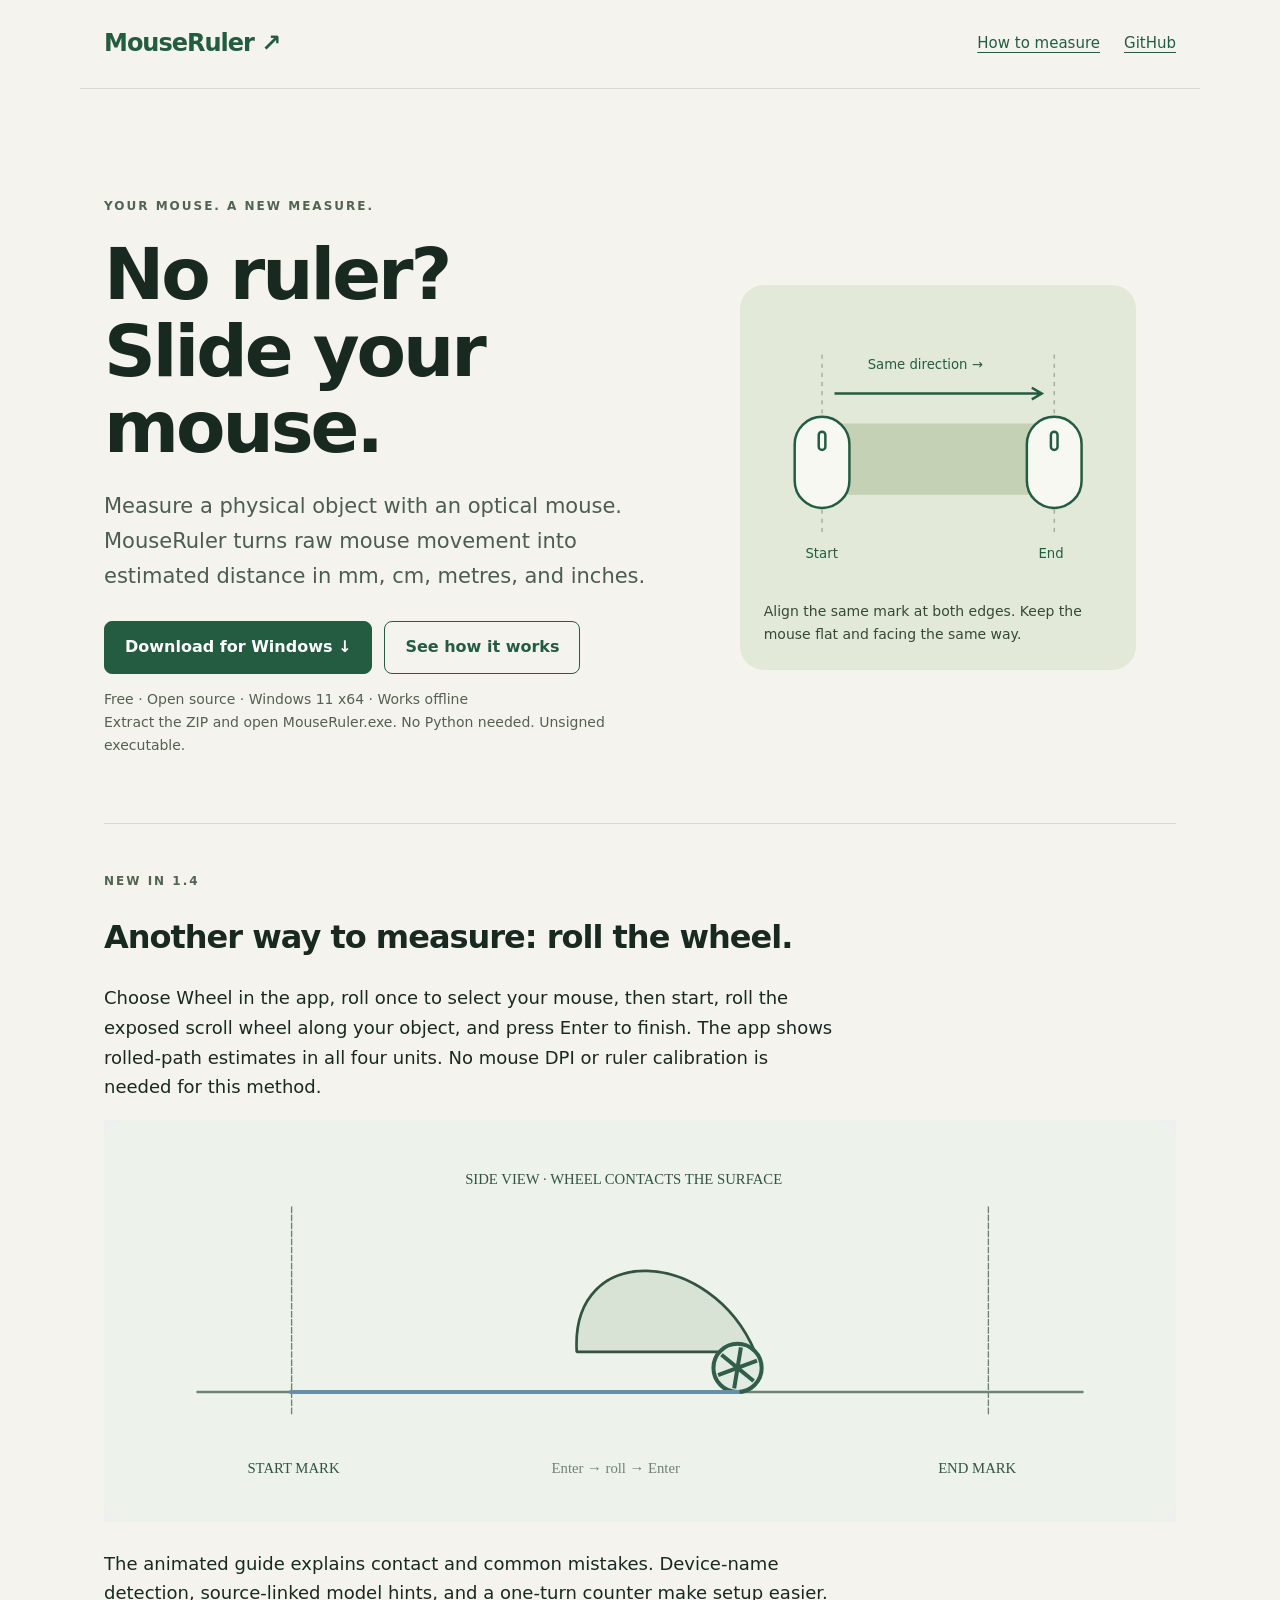
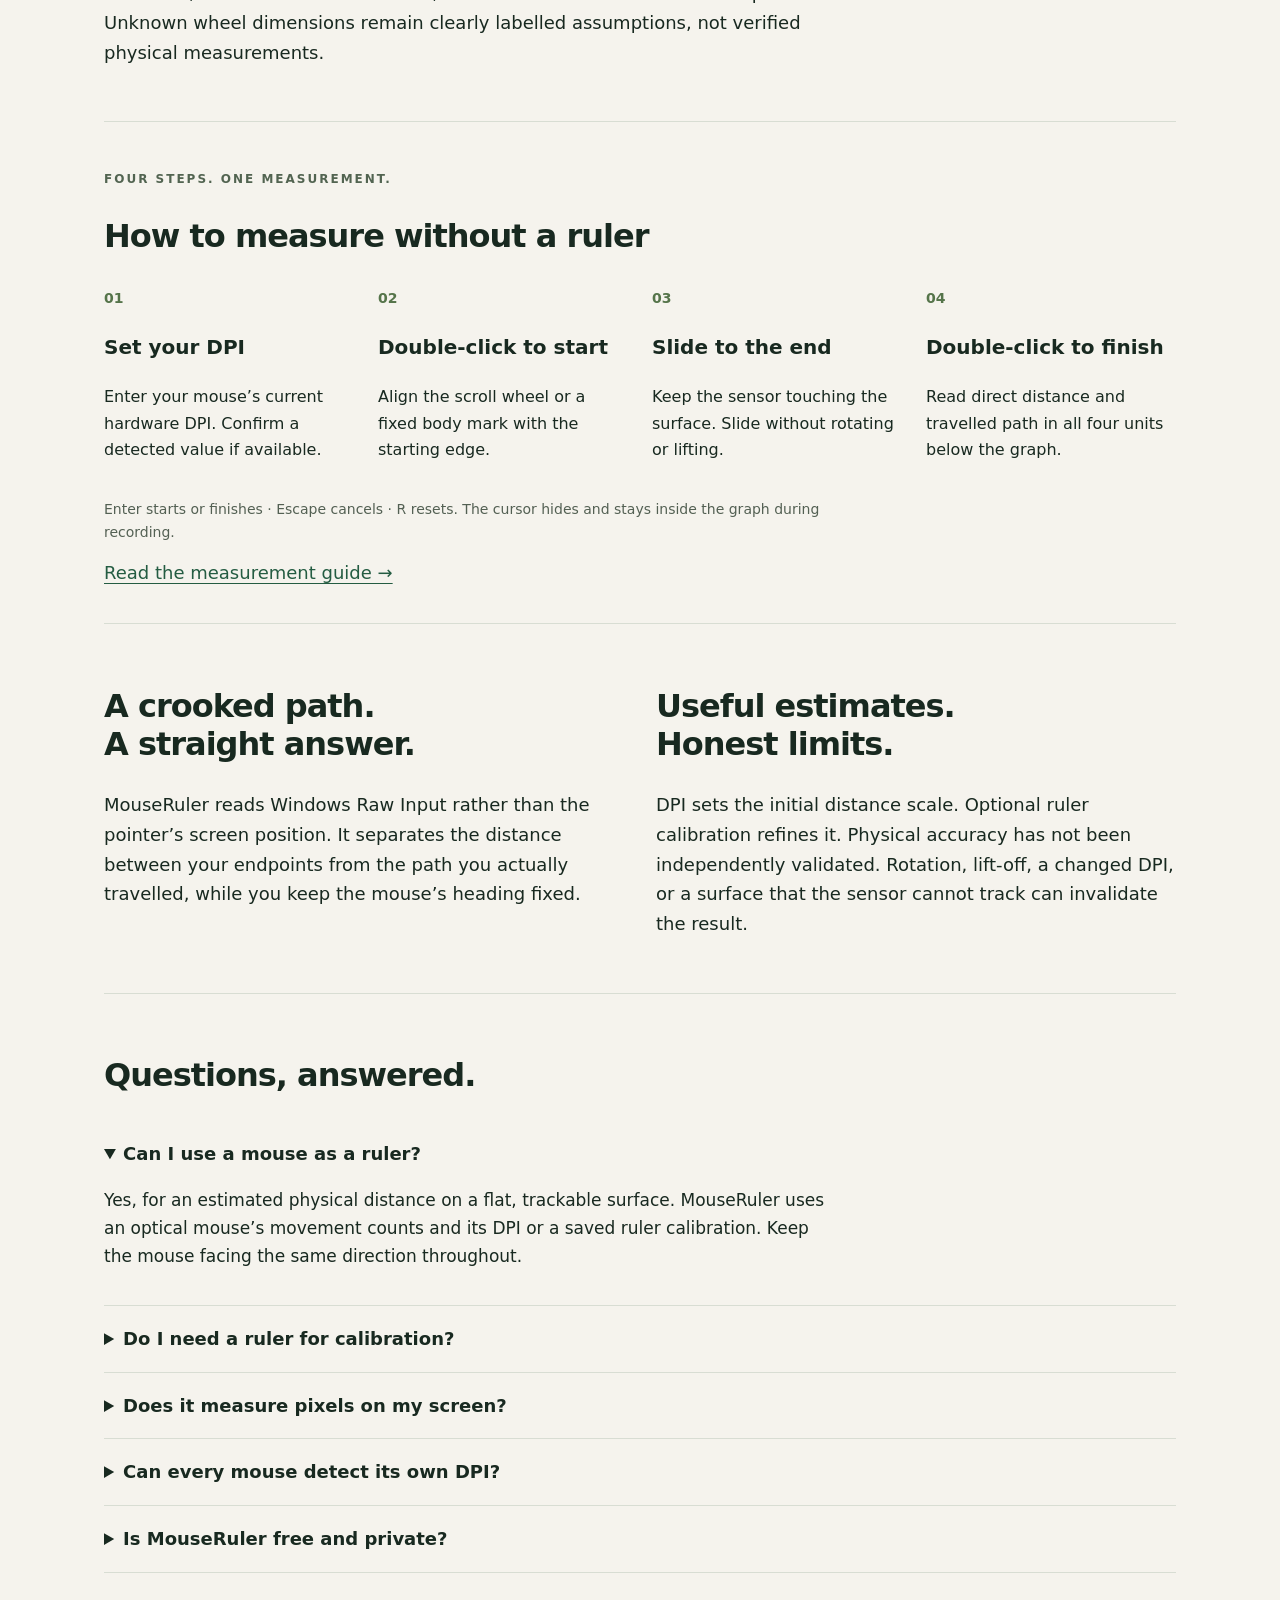
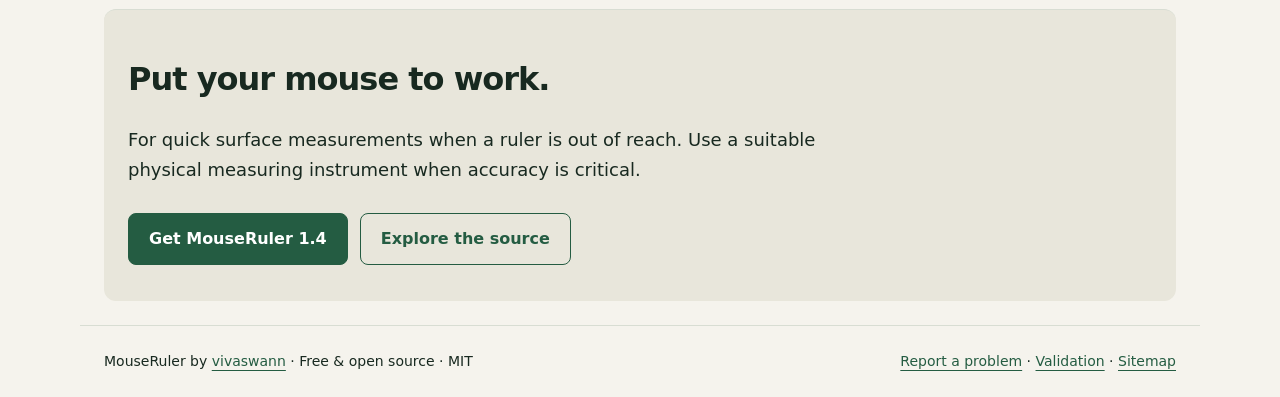
<file: docs/index.html>
<!doctype html>
<html lang="en"><head><meta charset="utf-8"><meta name="viewport" content="width=device-width, initial-scale=1">
<title>MouseRuler — Measure Without a Ruler Using Your Mouse</title><meta name="description" content="No ruler? Use your optical mouse to estimate physical distance in cm, inches, mm and metres. Free open-source Windows app with optional ruler calibration.">
<meta name="robots" content="index,follow,max-image-preview:large"><link rel="canonical" href="https://vivaswann.github.io/MouseRuler/">
<meta name="theme-color" content="#245c42"><meta property="og:type" content="website"><meta property="og:site_name" content="MouseRuler">
<meta property="og:title" content="MouseRuler — Measure Without a Ruler Using Your Mouse"><meta property="og:description" content="No ruler? Use your optical mouse to estimate physical distance in cm, inches, mm and metres. Free open-source Windows app with optional ruler calibration."><meta property="og:url" content="https://vivaswann.github.io/MouseRuler/">
<meta property="og:image" content="https://vivaswann.github.io/MouseRuler/guide-1.png"><meta property="og:image:alt" content="Align the same mouse mark at both ends of an object">
<meta name="twitter:card" content="summary_large_image"><meta name="twitter:title" content="MouseRuler — Measure Without a Ruler Using Your Mouse"><meta name="twitter:description" content="No ruler? Use your optical mouse to estimate physical distance in cm, inches, mm and metres. Free open-source Windows app with optional ruler calibration."><meta name="twitter:image" content="https://vivaswann.github.io/MouseRuler/guide-1.png">
<link rel="stylesheet" href="site.css"><script type="application/ld+json">{"@context": "https://schema.org", "@type": "SoftwareApplication", "name": "MouseRuler", "url": "https://vivaswann.github.io/MouseRuler/", "description": "Free open-source Windows app to estimate real-world distance by sliding an optical mouse. Uses Raw Input with mouse DPI or optional ruler calibration.", "operatingSystem": "Windows 11 x64", "applicationCategory": "UtilitiesApplication", "softwareVersion": "1.4.1", "downloadUrl": "https://github.com/vivaswann/MouseRuler/releases/download/v1.4.1/MouseRuler-Windows-1.4.1.zip", "license": "https://github.com/vivaswann/MouseRuler/blob/main/LICENSE", "isAccessibleForFree": true, "offers": {"@type": "Offer", "price": "0", "priceCurrency": "USD"}, "author": {"@type": "Person", "name": "vivaswann", "url": "https://github.com/vivaswann"}, "sameAs": "https://github.com/vivaswann/MouseRuler"}</script></head>
<body><a class="skip" href="#main">Skip to content</a><header><a class="brand" href="https://vivaswann.github.io/MouseRuler/">MouseRuler<span aria-hidden="true"> ↗</span></a><nav aria-label="Main navigation"><a href="how-to-measure-without-a-ruler.html">How to measure</a><a href="https://github.com/vivaswann/MouseRuler">GitHub</a></nav></header>
<main id="main"><div class="hero"><div><p class="eyebrow">Your mouse. A new measure.</p><h1>No ruler?<br>Slide your mouse.</h1><p class="lead">Measure a physical object with an optical mouse. MouseRuler turns raw mouse movement into estimated distance in mm, cm, metres, and inches.</p><div class="actions"><a class="button primary" href="https://github.com/vivaswann/MouseRuler/releases/download/v1.4.1/MouseRuler-Windows-1.4.1.zip">Download for Windows ↓</a><a class="button" href="#quick-start">See how it works</a></div><p class="small">Free · Open source · Windows 11 x64 · Works offline<br>Extract the ZIP and open MouseRuler.exe. No Python needed. Unsigned executable.</p></div>
<figure class="diagram"><svg viewBox="0 0 420 340" role="img" aria-labelledby="diagram-title"><title id="diagram-title">Slide the mouse from the start edge to the end edge without rotating it</title><rect x="44" y="138" width="332" height="86" rx="8" fill="#c5d1b5"/><path d="M70 55V270M350 55V270" stroke="#73866a" stroke-dasharray="5 6"/><path d="M85 102H335m-12-7 12 7-12 7" stroke="#245c42" stroke-width="3" fill="none"/><g fill="#f7f8f1" stroke="#245c42" stroke-width="3"><rect x="37" y="130" width="66" height="110" rx="33"/><rect x="317" y="130" width="66" height="110" rx="33"/><rect x="66" y="148" width="8" height="22" rx="4"/><rect x="346" y="148" width="8" height="22" rx="4"/></g><g fill="#245c42" font-family="system-ui,sans-serif" font-size="16"><text x="50" y="300">Start</text><text x="331" y="300">End</text><text x="125" y="72">Same direction →</text></g></svg><figcaption>Align the same mark at both edges. Keep the mouse flat and facing the same way.</figcaption></figure></div>
<section><p class="eyebrow">New in 1.4</p><h2>Another way to measure: roll the wheel.</h2><p>Choose Wheel in the app, roll once to select your mouse, then start, roll the exposed scroll wheel along your object, and press Enter to finish. The app shows rolled-path estimates in all four units. No mouse DPI or ruler calibration is needed for this method.</p><img src="wheel-guide.svg" alt="Side view of the exposed scroll wheel rolling in contact with a surface" style="width:100%;height:auto"><p>The animated guide explains contact and common mistakes. Device-name detection, source-linked model hints, and a one-turn counter make setup easier. Unknown wheel dimensions remain clearly labelled assumptions, not verified physical measurements.</p></section><section id="quick-start"><p class="eyebrow">Four steps. One measurement.</p><h2>How to measure without a ruler</h2><ol class="steps"><li><h3>Set your DPI</h3><p>Enter your mouse’s current hardware DPI. Confirm a detected value if available.</p></li><li><h3>Double-click to start</h3><p>Align the scroll wheel or a fixed body mark with the starting edge.</p></li><li><h3>Slide to the end</h3><p>Keep the sensor touching the surface. Slide without rotating or lifting.</p></li><li><h3>Double-click to finish</h3><p>Read direct distance and travelled path in all four units below the graph.</p></li></ol><p class="small">Enter starts or finishes · Escape cancels · R resets. The cursor hides and stays inside the graph during recording.</p><a href="how-to-measure-without-a-ruler.html">Read the measurement guide →</a></section>
<section class="grid"><div><h2>A crooked path.<br>A straight answer.</h2><p>MouseRuler reads Windows Raw Input rather than the pointer’s screen position. It separates the distance between your endpoints from the path you actually travelled, while you keep the mouse’s heading fixed.</p></div><div><h2>Useful estimates.<br>Honest limits.</h2><p>DPI sets the initial distance scale. Optional ruler calibration refines it. Physical accuracy has not been independently validated. Rotation, lift-off, a changed DPI, or a surface that the sensor cannot track can invalidate the result.</p></div></section>
<section><h2>Questions, answered.</h2><details open><summary>Can I use a mouse as a ruler?</summary><p>Yes, for an estimated physical distance on a flat, trackable surface. MouseRuler uses an optical mouse’s movement counts and its DPI or a saved ruler calibration. Keep the mouse facing the same direction throughout.</p></details><details><summary>Do I need a ruler for calibration?</summary><p>No ruler is needed for a DPI-based estimate if you know your current mouse DPI. Optional calibration requires a known reference distance and can refine the scale.</p></details><details><summary>Does it measure pixels on my screen?</summary><p>MouseRuler measures the physical displacement of your mouse on a surface. An on-screen ruler measures display distances and serves a different purpose.</p></details><details><summary>Can every mouse detect its own DPI?</summary><p>No. The app attempts to read compatible HID resolution metadata, but many mice require manual entry. A reported value must be checked against the DPI stage currently selected on the mouse.</p></details><details><summary>Is MouseRuler free and private?</summary><p>Yes. It is MIT-licensed, runs locally, and has no telemetry. The Windows executable is unsigned. Review the source and release checksums on GitHub.</p></details></section>
<section class="note"><h2>Put your mouse to work.</h2><p>For quick surface measurements when a ruler is out of reach. Use a suitable physical measuring instrument when accuracy is critical.</p><div class="actions"><a class="button primary" href="https://github.com/vivaswann/MouseRuler/releases/download/v1.4.1/MouseRuler-Windows-1.4.1.zip">Get MouseRuler 1.4</a><a class="button" href="https://github.com/vivaswann/MouseRuler">Explore the source</a></div></section></main><footer><span>MouseRuler by <a href="https://github.com/vivaswann">vivaswann</a> · Free &amp; open source · MIT</span><span><a href="https://github.com/vivaswann/MouseRuler/issues">Report a problem</a> · <a href="https://github.com/vivaswann/MouseRuler/blob/main/docs/VALIDATION.md">Validation</a> · <a href="sitemap.xml">Sitemap</a></span></footer></body></html>
</file>
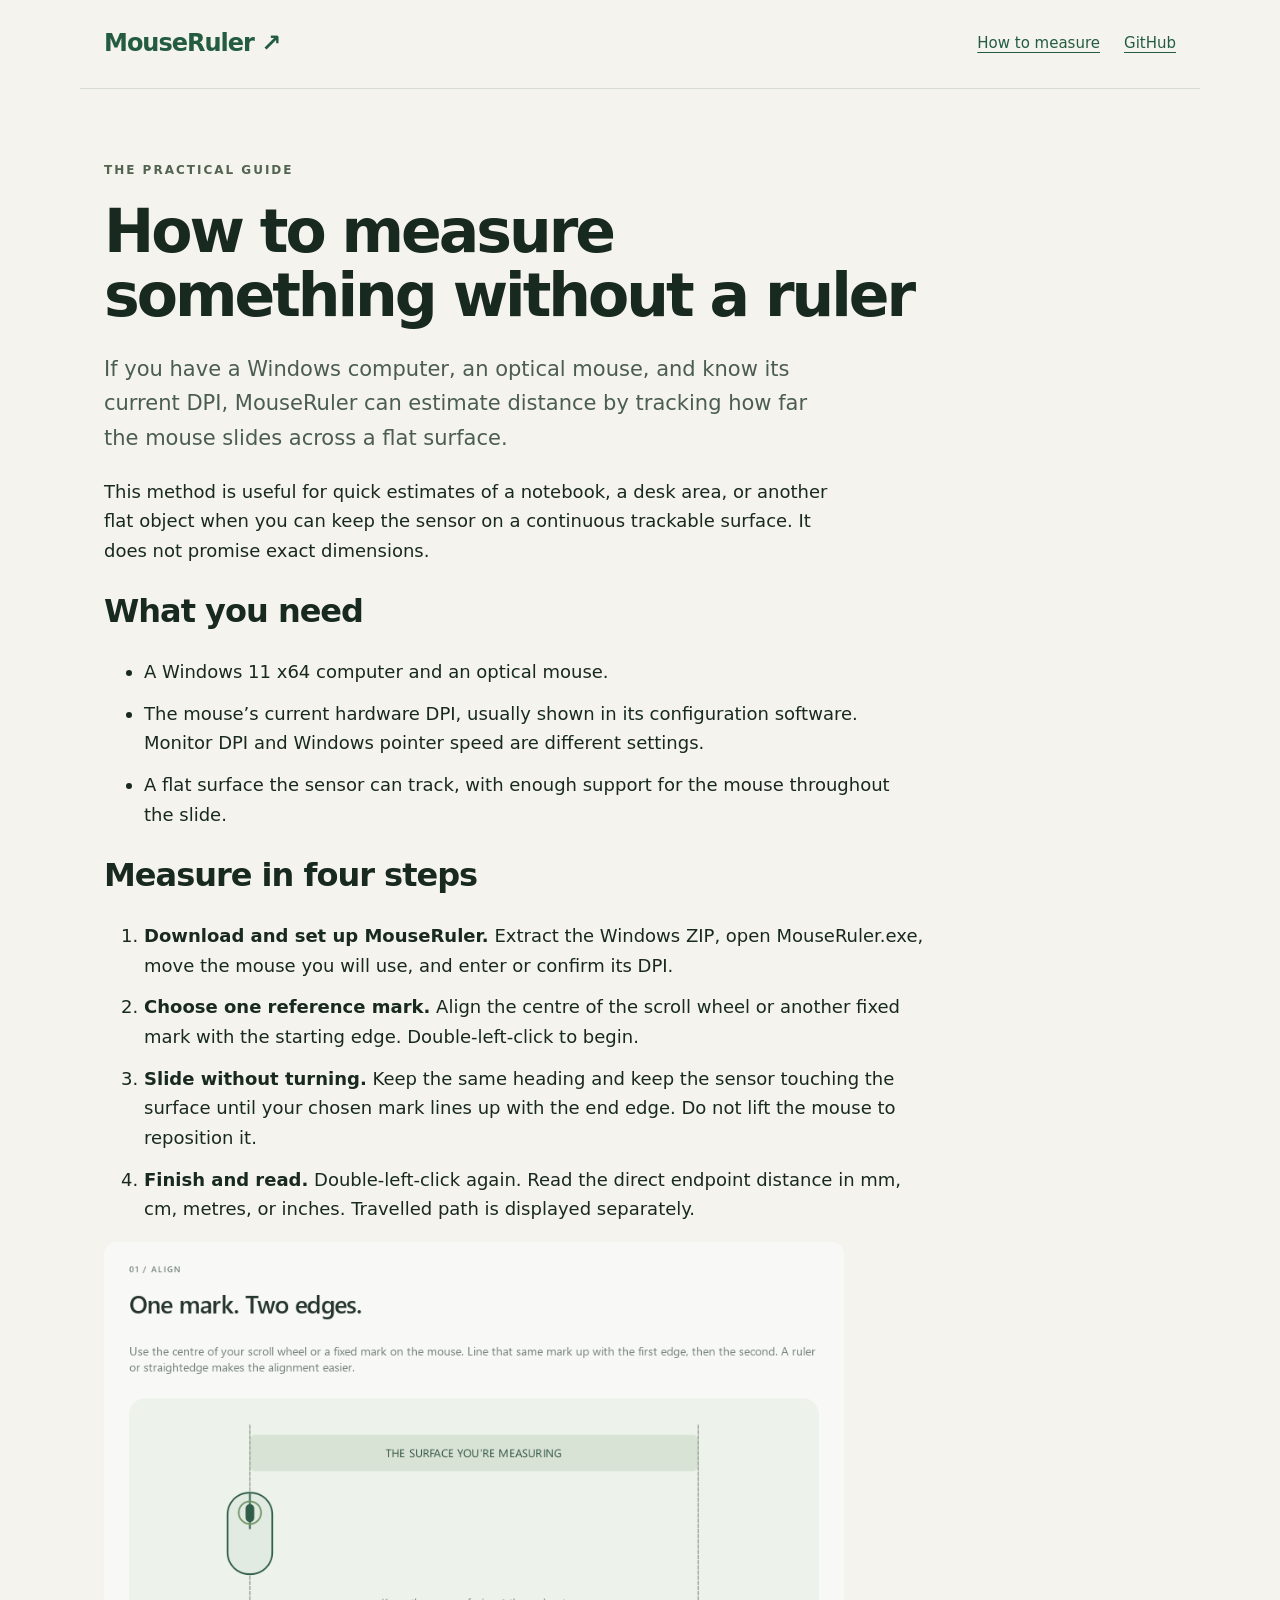
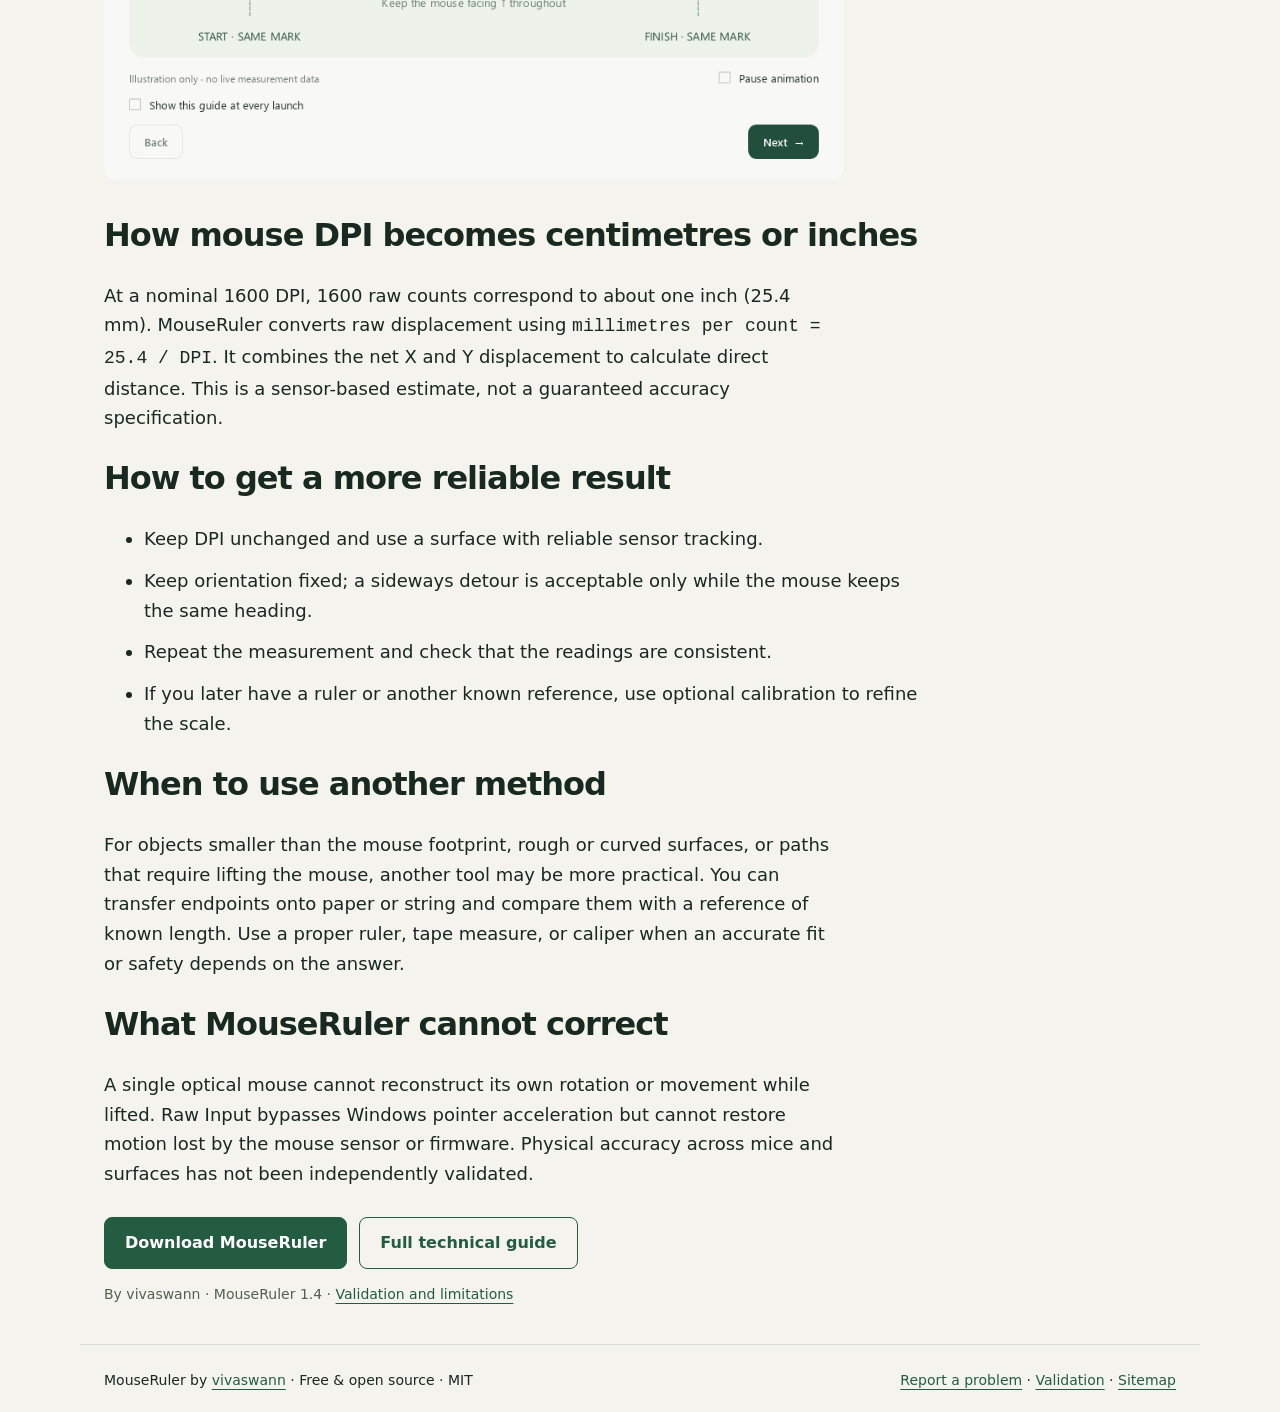
<file: docs/how-to-measure-without-a-ruler.html>
<!doctype html>
<html lang="en"><head><meta charset="utf-8"><meta name="viewport" content="width=device-width, initial-scale=1">
<title>How to Measure Without a Ruler With an Optical Mouse | MouseRuler</title><meta name="description" content="A practical guide to estimating real-world lengths with a mouse and MouseRuler on Windows: DPI setup, alignment, calibration, and measurement limits.">
<meta name="robots" content="index,follow,max-image-preview:large"><link rel="canonical" href="https://vivaswann.github.io/MouseRuler/how-to-measure-without-a-ruler.html">
<meta name="theme-color" content="#245c42"><meta property="og:type" content="website"><meta property="og:site_name" content="MouseRuler">
<meta property="og:title" content="How to Measure Without a Ruler With an Optical Mouse | MouseRuler"><meta property="og:description" content="A practical guide to estimating real-world lengths with a mouse and MouseRuler on Windows: DPI setup, alignment, calibration, and measurement limits."><meta property="og:url" content="https://vivaswann.github.io/MouseRuler/how-to-measure-without-a-ruler.html">
<meta property="og:image" content="https://vivaswann.github.io/MouseRuler/guide-1.png"><meta property="og:image:alt" content="Align the same mouse mark at both ends of an object">
<meta name="twitter:card" content="summary_large_image"><meta name="twitter:title" content="How to Measure Without a Ruler With an Optical Mouse | MouseRuler"><meta name="twitter:description" content="A practical guide to estimating real-world lengths with a mouse and MouseRuler on Windows: DPI setup, alignment, calibration, and measurement limits."><meta name="twitter:image" content="https://vivaswann.github.io/MouseRuler/guide-1.png">
<link rel="stylesheet" href="site.css"><script type="application/ld+json">{"@context": "https://schema.org", "@type": "Article", "headline": "How to measure something without a ruler", "description": "Estimate physical distances with an optical mouse, known DPI and MouseRuler on Windows.", "author": {"@type": "Person", "name": "vivaswann", "url": "https://github.com/vivaswann"}, "mainEntityOfPage": "https://vivaswann.github.io/MouseRuler/how-to-measure-without-a-ruler.html"}</script></head>
<body><a class="skip" href="#main">Skip to content</a><header><a class="brand" href="https://vivaswann.github.io/MouseRuler/">MouseRuler<span aria-hidden="true"> ↗</span></a><nav aria-label="Main navigation"><a href="how-to-measure-without-a-ruler.html">How to measure</a><a href="https://github.com/vivaswann/MouseRuler">GitHub</a></nav></header>
<main id="main"><article class="article"><p class="eyebrow">The practical guide</p><h1>How to measure something without a ruler</h1><p class="lead">If you have a Windows computer, an optical mouse, and know its current DPI, MouseRuler can estimate distance by tracking how far the mouse slides across a flat surface.</p><p>This method is useful for quick estimates of a notebook, a desk area, or another flat object when you can keep the sensor on a continuous trackable surface. It does not promise exact dimensions.</p><h2>What you need</h2><ul><li>A Windows 11 x64 computer and an optical mouse.</li><li>The mouse’s current hardware DPI, usually shown in its configuration software. Monitor DPI and Windows pointer speed are different settings.</li><li>A flat surface the sensor can track, with enough support for the mouse throughout the slide.</li></ul><h2>Measure in four steps</h2><ol><li><strong>Download and set up MouseRuler.</strong> Extract the Windows ZIP, open MouseRuler.exe, move the mouse you will use, and enter or confirm its DPI.</li><li><strong>Choose one reference mark.</strong> Align the centre of the scroll wheel or another fixed mark with the starting edge. Double-left-click to begin.</li><li><strong>Slide without turning.</strong> Keep the same heading and keep the sensor touching the surface until your chosen mark lines up with the end edge. Do not lift the mouse to reposition it.</li><li><strong>Finish and read.</strong> Double-left-click again. Read the direct endpoint distance in mm, cm, metres, or inches. Travelled path is displayed separately.</li></ol><img src="guide-1.png" alt="Use the same mouse mark at the start and end while maintaining a fixed heading" width="740" style="max-width:100%;height:auto;border-radius:12px"><h2>How mouse DPI becomes centimetres or inches</h2><p>At a nominal 1600 DPI, 1600 raw counts correspond to about one inch (25.4 mm). MouseRuler converts raw displacement using <code>millimetres per count = 25.4 / DPI</code>. It combines the net X and Y displacement to calculate direct distance. This is a sensor-based estimate, not a guaranteed accuracy specification.</p><h2>How to get a more reliable result</h2><ul><li>Keep DPI unchanged and use a surface with reliable sensor tracking.</li><li>Keep orientation fixed; a sideways detour is acceptable only while the mouse keeps the same heading.</li><li>Repeat the measurement and check that the readings are consistent.</li><li>If you later have a ruler or another known reference, use optional calibration to refine the scale.</li></ul><h2>When to use another method</h2><p>For objects smaller than the mouse footprint, rough or curved surfaces, or paths that require lifting the mouse, another tool may be more practical. You can transfer endpoints onto paper or string and compare them with a reference of known length. Use a proper ruler, tape measure, or caliper when an accurate fit or safety depends on the answer.</p><h2>What MouseRuler cannot correct</h2><p>A single optical mouse cannot reconstruct its own rotation or movement while lifted. Raw Input bypasses Windows pointer acceleration but cannot restore motion lost by the mouse sensor or firmware. Physical accuracy across mice and surfaces has not been independently validated.</p><div class="actions"><a class="button primary" href="https://github.com/vivaswann/MouseRuler/releases/download/v1.4.1/MouseRuler-Windows-1.4.1.zip">Download MouseRuler</a><a class="button" href="https://github.com/vivaswann/MouseRuler/blob/main/docs/USAGE.md">Full technical guide</a></div><p class="small">By vivaswann · MouseRuler 1.4 · <a href="https://github.com/vivaswann/MouseRuler/blob/main/docs/VALIDATION.md">Validation and limitations</a></p></article></main><footer><span>MouseRuler by <a href="https://github.com/vivaswann">vivaswann</a> · Free &amp; open source · MIT</span><span><a href="https://github.com/vivaswann/MouseRuler/issues">Report a problem</a> · <a href="https://github.com/vivaswann/MouseRuler/blob/main/docs/VALIDATION.md">Validation</a> · <a href="sitemap.xml">Sitemap</a></span></footer></body></html>
</file>
<file: docs/site.css>
*{box-sizing:border-box}html{scroll-behavior:smooth}body{margin:0;background:#f5f3ed;color:#182920;font:18px/1.65 system-ui,sans-serif}a{color:#245c42;text-underline-offset:4px}a:focus-visible,summary:focus-visible{outline:3px solid #af6720;outline-offset:5px}header,main,footer{max-width:1120px;margin:auto;padding:24px}header{display:flex;align-items:center;justify-content:space-between;gap:24px;border-bottom:1px solid #d8ddd3}.brand{font-size:24px;font-weight:800;text-decoration:none;letter-spacing:-1px}nav{display:flex;gap:24px;font-size:15px}.hero{padding:72px 0 52px;display:grid;grid-template-columns:1.15fr 1fr;gap:48px;align-items:center}.eyebrow{text-transform:uppercase;letter-spacing:2px;font-size:12px;font-weight:750;color:#526451}h1{font-size:clamp(42px,6vw,72px);line-height:1.06;letter-spacing:-3px;margin:20px 0 24px}h2{font-size:32px;line-height:1.2;letter-spacing:-1px}h3{font-size:20px}p{max-width:730px}.lead{font-size:21px;color:#4b5d50}.actions{display:flex;flex-wrap:wrap;gap:12px;margin:28px 0 12px}.button{display:inline-block;border:1px solid #245c42;border-radius:8px;padding:12px 20px;text-decoration:none;font-weight:650;font-size:16px}.primary{background:#245c42;color:white}.small{font-size:14px;color:#536053}.diagram{padding:24px;background:#e2e9d9;border-radius:24px}.diagram svg{width:100%;height:auto}.diagram figcaption{font-size:14px;color:#364936}section{padding:36px 0;border-top:1px solid #d8ddd3}.steps{display:grid;grid-template-columns:repeat(4,1fr);gap:24px;list-style:none;padding:0;counter-reset:step}.steps li{counter-increment:step}.steps li:before{content:'0' counter(step);font:700 14px system-ui;color:#55744a}.steps p{font-size:16px}.grid{display:grid;grid-template-columns:1fr 1fr;gap:32px}.note{background:#e8e6db;border-radius:12px;padding:24px}details{padding:18px 0;border-bottom:1px solid #d8ddd3}summary{cursor:pointer;font-weight:650}details p{font-size:17px}footer{border-top:1px solid #d8ddd3;font-size:14px;display:flex;flex-wrap:wrap;gap:20px;justify-content:space-between}.article{max-width:820px;padding-top:36px}.article h1{font-size:clamp(38px,5vw,60px)}.article li{margin:12px 0}.skip{position:absolute;left:-9999px}.skip:focus{left:16px;top:12px;background:white;padding:12px;z-index:2}@media(max-width:760px){.hero{grid-template-columns:1fr;padding:40px 0;gap:24px}.steps,.grid{grid-template-columns:1fr 1fr}nav{gap:14px}.diagram{margin:0}h1{letter-spacing:-2px}}@media(max-width:450px){.steps,.grid{grid-template-columns:1fr}header,main,footer{padding:20px}nav{font-size:13px;gap:10px}}@media(prefers-reduced-motion:reduce){html{scroll-behavior:auto}}
</file>
